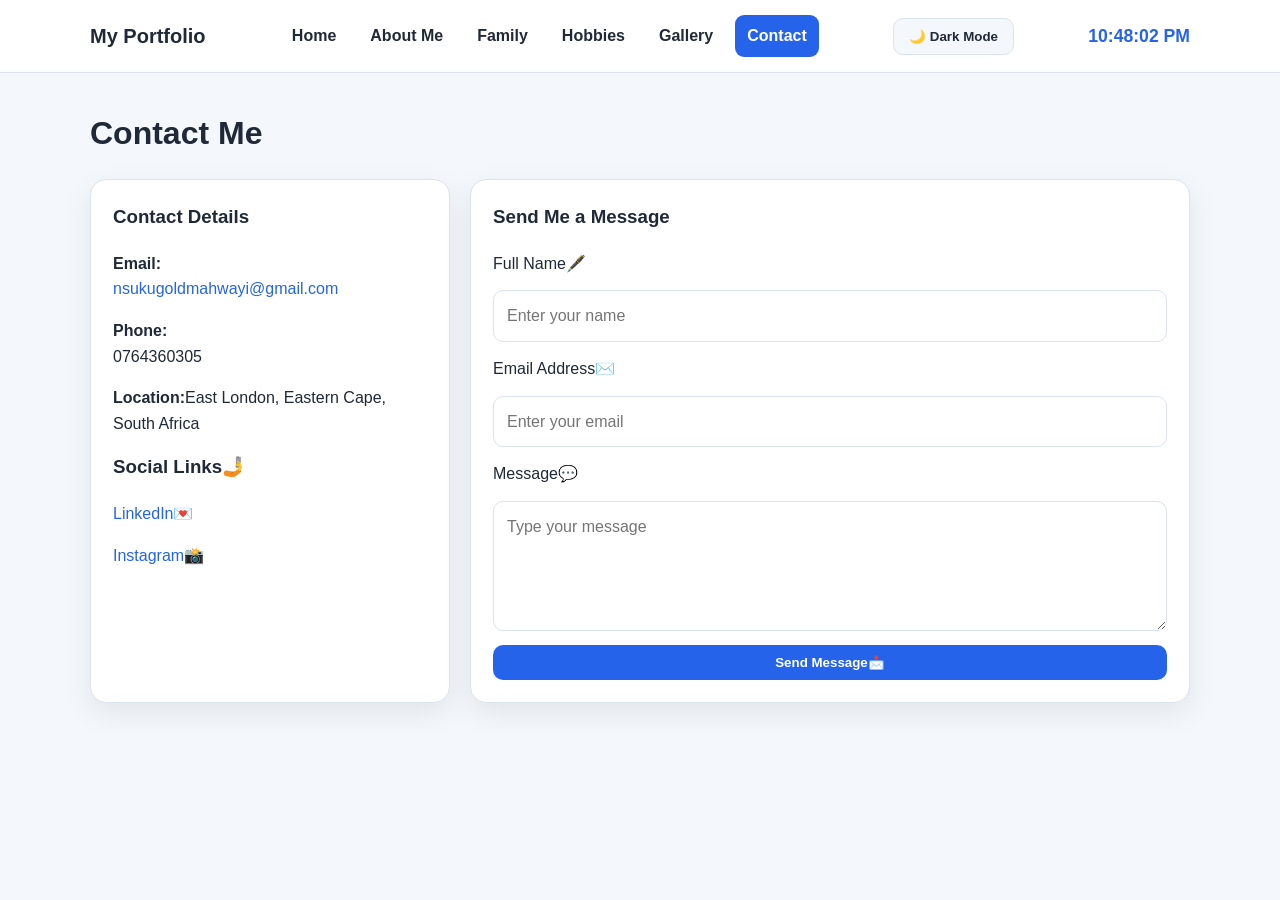
<file: contact.html>
<!DOCTYPE html>
<html lang="en">
<head>
  <meta charset="UTF-8">
  <meta name="viewport" content="width=device-width, initial-scale=1.0">
  <title>Contact | My Portfolio</title>
  <link rel="stylesheet" href="style.css">
</head>
<body>

<header>
  <div class="container nav">
    <a class="brand" href="index.html">My Portfolio</a>
    <nav>
      <ul><li><a href="index.html" class="">Home</a></li>
<li><a href="about.html" class="">About Me</a></li>
<li><a href="family.html" class="">Family</a></li>
<li><a href="hobbies.html" class="">Hobbies</a></li>
<li><a href="gallery.html" class="">Gallery</a></li>
<li><a href="contact.html" class="active">Contact</a></li></ul>
    </nav>
    <button class="icon-btn" id="themeBtn">🌙 Dark Mode</button>
     <!-- Digital Clock -->
    <div id="clock" class="clock"></div>
  </div>
  
  </div>
</header>

<main>

<section class="container section">
  <h1 class="section-title">Contact Me</h1>
  <div class="grid" style="grid-template-columns:1fr 2fr;">
    <div class="card">
      <h3>Contact Details</h3>
      <p><strong>Email:</strong><br><a href="mailto:yourname@.com">nsukugoldmahwayi@gmail.com</a></p>
      <p><strong>Phone:</strong><br>0764360305</p>
      <p><strong>Location:</strong>East London, Eastern Cape, South Africa<br></p>
      <h3>Social Links🤳</h3>
      <p><a href="https://www.linkedin.com/" target="_blank">LinkedIn💌</a></p>
      <p><a href="https://www.instagram.com/" target="_blank">Instagram📸</a></p>
    </div>

    <div class="card">
      <h3>Send Me a Message</h3>
      <form id="contactForm">
        <label for="name">Full Name🖋️</label>
        <input id="name" type="text" placeholder="Enter your name">

        <label for="email">Email Address✉️</label>
        <input id="email" type="email" placeholder="Enter your email">

        <label for="message">Message💬</label>
        <textarea id="message" placeholder="Type your message"></textarea>

        <button class="btn" type="submit">Send Message📩</button>
      </form>
      <div class="message" id="formMessage"></div>
    </div>
  </div>
</section>

</main>

<script src="script.js"></script>
</body>
</html>
</file>
<file: style.css>
:root{
  --bg:#f4f7fb;
  --card:#ffffff;
  --text:#1f2937;
  --muted:#6b7280;
  --primary:#2563eb;
  --primary-dark:#1d4ed8;
  --border:#dbe3ee;
  --shadow:0 10px 30px rgba(15,23,42,.08);
}
body.dark{
  --bg:#0f172a;
  --card:#111827;
  --text:#f8fafc;
  --muted:#cbd5e1;
  --primary:#60a5fa;
  --primary-dark:#3b82f6;
  --border:#334155;
  --shadow:0 10px 30px rgba(0,0,0,.28);
}
*{box-sizing:border-box}
html{scroll-behavior:smooth}
body{
  margin:0;
  font-family:Arial, Helvetica, sans-serif;
  background:var(--bg);
  color:var(--text);
  line-height:1.6;
  transition:.25s ease;
}
a{color:var(--primary);text-decoration:none}
img{max-width:100%;display:block}
.container{width:min(1100px,92%);margin:auto}
header{
  background:var(--card);
  border-bottom:1px solid var(--border);
  position:sticky;
  top:0;
  z-index:20;
}
.nav{
  display:flex;
  align-items:center;
  justify-content:space-between;
  gap:18px;
  min-height:72px;
}
.brand{
  font-weight:800;
  font-size:1.25rem;
  color:var(--text);
}
nav ul{
  display:flex;
  flex-wrap:wrap;
  list-style:none;
  padding:0;
  margin:0;
  gap:10px;
}
nav a{
  display:block;
  padding:8px 12px;
  border-radius:9px;
  color:var(--text);
  font-weight:600;
}
nav a:hover, nav a.active{
  background:var(--primary);
  color:white;
}
.icon-btn,.btn{
  border:0;
  cursor:pointer;
  border-radius:10px;
  padding:10px 15px;
  font-weight:700;
}
.icon-btn{
  background:var(--bg);
  color:var(--text);
  border:1px solid var(--border);
}
.btn{
  background:var(--primary);
  color:white;
}
.btn:hover{background:var(--primary-dark)}
.hero{
  display:grid;
  grid-template-columns:180px 1fr;
  gap:32px;
  align-items:center;
  padding:60px 0 35px;
}
.profile-img{
  width:180px;
  height:180px;
  border-radius:50%;
  object-fit:cover;
  border:6px solid var(--card);
  box-shadow:var(--shadow);
  background:#dbeafe;
}
.hero h1{font-size:clamp(2rem,5vw,3.5rem);margin:0 0 8px}
.hero p{color:var(--muted);font-size:1.05rem}
.badge{
  display:inline-block;
  background:#dbeafe;
  color:#1d4ed8;
  padding:6px 10px;
  border-radius:999px;
  font-size:.85rem;
  font-weight:700;
}
body.dark .badge{background:#1e3a8a;color:#dbeafe}
.grid{
  display:grid;
  grid-template-columns:repeat(3,1fr);
  gap:20px;
}
.card{
  background:var(--card);
  border:1px solid var(--border);
  border-radius:16px;
  padding:22px;
  box-shadow:var(--shadow);
}
.card h3{margin-top:0}
.section{padding:35px 0}
.section-title{font-size:2rem;margin:0 0 20px}
.info-table{
  width:100%;
  border-collapse:collapse;
  background:var(--card);
  border-radius:14px;
  overflow:hidden;
}
.info-table th,.info-table td{
  border:1px solid var(--border);
  padding:13px;
  text-align:left;
}
.info-table th{background:var(--bg);width:35%}
.list-clean{padding-left:20px}
.gallery{
  display:grid;
  grid-template-columns:repeat(3,1fr);
  gap:16px;
}
.gallery img{
  width:100%;
  height:220px;
  object-fit:cover;
  border-radius:14px;
  border:1px solid var(--border);
  transition:.25s;
}
.gallery img:hover{transform:scale(1.02)}
.placeholder{
  background:linear-gradient(135deg,#dbeafe,#e0e7ff);
  min-height:220px;
  border-radius:14px;
  display:grid;
  place-items:center;
  color:#334155;
  font-weight:700;
  text-align:center;
  padding:20px;
}
body.dark .placeholder{
  background:linear-gradient(135deg,#1e3a8a,#312e81);
  color:#e2e8f0;
}
form{display:grid;gap:14px}
input,textarea{
  width:100%;
  padding:12px 13px;
  border:1px solid var(--border);
  border-radius:10px;
  background:var(--card);
  color:var(--text);
  font:inherit;
}
textarea{min-height:130px;resize:vertical}
.message{
  display:none;
  padding:12px;
  border-radius:10px;
  background:#dcfce7;
  color:#166534;
  margin-top:12px;
}
.hidden{display:none}
.clock{
  font-size:1.1rem;
  font-weight:800;
  color:var(--primary);
}
footer{
  margin-top:45px;
  background:var(--card);
  border-top:1px solid var(--border);
  padding:25px 0;
  text-align:center;
  color:var(--muted);
}
@media (max-width:800px){
  .nav{align-items:flex-start;padding:14px 0;flex-direction:column}
  .hero{grid-template-columns:1fr;text-align:center}
  .profile-img{margin:auto}
  .grid,.gallery{grid-template-columns:1fr 1fr}
}
@media (max-width:520px){
  .grid,.gallery{grid-template-columns:1fr}
  nav ul{gap:5px}
}


.slideshow-container {
  position: relative;

  width: 100%;
  max-width: 800px;

  height: 500px;

  margin: 40px auto 15px;

  overflow: hidden;

  border-radius: 20px;

  background: #000;

  box-shadow: var(--shadow);
}


.slideshow-container img {
  width: 100%;
  height: 100%;

  object-fit: contain;

  display: block;

  transition: opacity 0.5s ease;
}

.prev,
.next {
  position: absolute;

  top: 50%;

  transform: translateY(-50%);

  border: none;

  background: rgba(0, 0, 0, 0.6);

  color: white;

  font-size: 24px;

  padding: 12px 18px;

  cursor: pointer;

  border-radius: 50%;

  transition: 0.3s;
}


.prev {
  left: 15px;
}


.next {
  right: 15px;
}


.prev:hover,
.next:hover {
  background: rgba(0, 0, 0, 0.9);

  transform: translateY(-50%) scale(1.1);
}



.dots {
  text-align: center;

  margin-top: 15px;
}


.dot {
  display: inline-block;

  width: 12px;
  height: 12px;

  margin: 5px;

  background: #aaa;

  border-radius: 50%;

  cursor: pointer;

  transition: 0.3s;
}


.dot:hover {
  transform: scale(1.2);
}


.dot.active {
  background: var(--primary);

  transform: scale(1.2);
}



@media (max-width: 600px) {

  .slideshow-container {

    height: 400px;

    margin-top: 25px;

    border-radius: 15px;

  }


  .prev,
  .next {

    font-size: 18px;

    padding: 10px 14px;

  }


  .prev {
    left: 10px;
  }


  .next {
    right: 10px;
  }


  .dot {

    width: 10px;

    height: 10px;

  }

}

.music-player {
  max-width: 700px;
  margin: 30px auto;
  padding: 30px;
  background: var(--card);
  border: 1px solid var(--border);
  border-radius: 20px;
  box-shadow: var(--shadow);
  text-align: center;
}

.music-subtitle {
  color: var(--muted);
  margin-top: -10px;
  margin-bottom: 25px;
}

.song-info {
  display: flex;
  align-items: center;
  gap: 18px;
  padding: 18px;
  background: var(--bg);
  border-radius: 15px;
  text-align: left;
  margin-bottom: 25px;
}

.music-icon {
  width: 60px;
  height: 60px;
  display: grid;
  place-items: center;
  border-radius: 50%;
  background: var(--primary);
  color: white;
  font-size: 28px;
  flex-shrink: 0;
}

.song-info h3 {
  margin: 0 0 5px;
}

.song-info p {
  margin: 0;
  color: var(--muted);
  font-size: 0.9rem;
}

.progress-area {
  display: flex;
  align-items: center;
  gap: 10px;
  margin: 20px 0;
}

.progress-area span {
  font-size: 0.8rem;
  color: var(--muted);
  min-width: 35px;
}

#progressBar {
  flex: 1;
  cursor: pointer;
}


.music-controls {
  display: flex;
  justify-content: center;
  align-items: center;
  gap: 20px;
  margin: 20px 0;
}

.music-btn,
.play-btn {
  border: none;
  cursor: pointer;
  border-radius: 50%;
  display: grid;
  place-items: center;
  transition: 0.25s;
}

.music-btn {
  width: 45px;
  height: 45px;
  background: var(--bg);
  color: var(--text);
  border: 1px solid var(--border);
  font-size: 18px;
}

.play-btn {
  width: 60px;
  height: 60px;
  background: var(--primary);
  color: white;
  font-size: 22px;
}

.music-btn:hover,
.play-btn:hover {
  transform: scale(1.1);
}

.play-btn:hover {
  background: var(--primary-dark);
}

.volume-control {
  display: flex;
  align-items: center;
  justify-content: center;
  gap: 10px;
  color: var(--text);
}

#volumeBar {
  width: 150px;
  cursor: pointer;
}

@media (max-width: 600px) {

  .music-player {
    padding: 20px;
  }

  .song-info {
    align-items: flex-start;
  }

  .music-icon {
    width: 50px;
    height: 50px;
    font-size: 22px;
  }

  .song-info h3 {
    font-size: 1rem;
  }

  .song-info p {
    font-size: 0.75rem;
  }

  .music-controls {
    gap: 15px;
  }
}


.mini-music-player {
  position: fixed;
  top: 90px;
  right: 20px;

  width: 280px;

  background: var(--card);
  border: 1px solid var(--border);
  border-radius: 15px;

  box-shadow: var(--shadow);

  z-index: 1000;

  overflow: hidden;
}

.music-player-header {
  display: flex;
  align-items: center;
  justify-content: space-between;

  padding: 10px 12px;

  background: var(--primary);
  color: white;

  cursor: move;

  user-select: none;

  font-weight: 700;
  font-size: 0.85rem;
}


#minimizeMusic {
  width: 28px;
  height: 28px;

  border: none;
  border-radius: 6px;

  background: rgba(255,255,255,0.2);

  color: white;

  font-size: 20px;

  cursor: pointer;

  line-height: 20px;
}

#minimizeMusic:hover {
  background: rgba(255,255,255,0.35);
}


#musicContent {
  padding: 15px;
}


.mini-song-info {
  display: flex;
  align-items: center;

  gap: 10px;

  margin-bottom: 12px;
}

.mini-music-icon {
  width: 40px;
  height: 40px;

  display: grid;
  place-items: center;

  background: var(--primary);

  color: white;

  border-radius: 50%;

  flex-shrink: 0;
}

.mini-song-info strong {
  display: block;

  font-size: 0.9rem;

  color: var(--text);
}

.mini-song-info small {
  display: block;

  color: var(--muted);

  font-size: 0.7rem;

  white-space: nowrap;

  overflow: hidden;

  text-overflow: ellipsis;

  max-width: 200px;
}


.mini-controls {
  display: flex;

  justify-content: center;
  align-items: center;

  gap: 12px;

  margin: 10px 0;
}

.mini-controls button {
  width: 35px;
  height: 35px;

  border: none;

  border-radius: 50%;

  background: var(--bg);

  color: var(--text);

  cursor: pointer;

  font-size: 14px;

  transition: 0.2s;
}

.mini-controls button:hover {
  transform: scale(1.1);
}

.mini-controls .mini-play {
  width: 45px;
  height: 45px;

  background: var(--primary);

  color: white;

  font-size: 17px;
}

.mini-controls .mini-play:hover {
  background: var(--primary-dark);
}

.mini-progress {
  display: flex;

  align-items: center;

  gap: 6px;
}

.mini-progress span {
  font-size: 0.65rem;

  color: var(--muted);
}

#progressBar {
  flex: 1;

  cursor: pointer;
}


.mini-volume {
  display: flex;

  align-items: center;

  justify-content: center;

  gap: 6px;

  margin-top: 8px;

  font-size: 13px;
}

#volumeBar {
  width: 100px;

  cursor: pointer;
}

@media (max-width: 600px) {

  .mini-music-player {
    width: 240px;

    top: 80px;
    right: 10px;
  }

  .mini-song-info strong {
    font-size: 0.8rem;
  }

  .mini-song-info small {
    max-width: 160px;
  }

}

.video-gallery {
  display: grid;
  grid-template-columns: repeat(3, 1fr); /* 3 per row */
  gap: 20px;
}

.video-gallery .card {
  background: var(--card);
  border: 1px solid var(--border);
  border-radius: 16px;
  padding: 12px;
  box-shadow: var(--shadow);
  text-align: center;
}

.video-gallery video {
  width: 100%;
  height: 220px;
  border-radius: 12px;
  background: #000;
}

.caption {
  margin-top: 8px;
  font-weight: 600;
  color: var(--text);
}
@media (max-width: 800px) {
  .video-gallery {
    grid-template-columns: 1fr 1fr; /* 2 per row */
  }
}

@media (max-width: 520px) {
  .video-gallery {
    grid-template-columns: 1fr; /* 1 per row */
  }
}


@media (max-width: 800px) {

  .video-grid {
    grid-template-columns: 1fr 1fr;
  }

}

@media (max-width: 520px) {

  .video-grid {
    grid-template-columns: 1fr;
  }

  .video-grid video {
    border-radius: 12px;
  }

}

@media (max-width: 600px) {

  .video-container {
    margin-top: 25px;
  }

  .video-container video {
    border-radius: 15px;
  }

}
</file>
